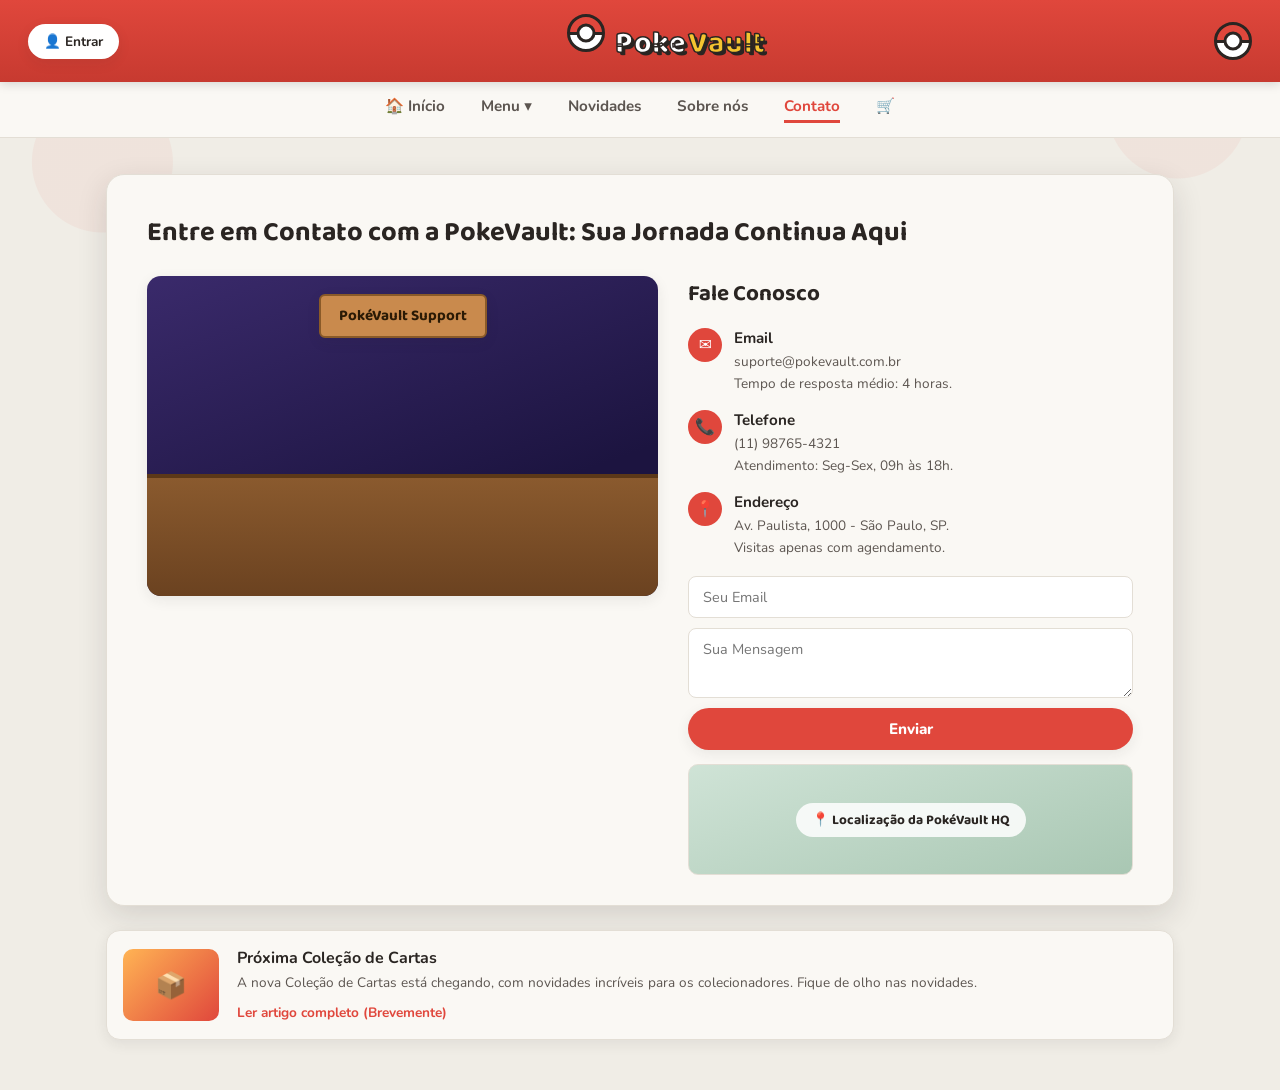
<file: templates/contato.html>
<!DOCTYPE html>
<html lang="pt-BR">
<head>
<meta charset="UTF-8">
<meta name="viewport" content="width=device-width, initial-scale=1.0">
<title>PokeVault — Contato</title>
<link rel="preconnect" href="https://fonts.googleapis.com">
<link href="https://fonts.googleapis.com/css2?family=Baloo+2:wght@600;700;800&family=Nunito:wght@400;600;700;800&display=swap" rel="stylesheet">

<style>
/* ===========================================================
   PokeVault — estilos da página Contato (contato.html)
   =========================================================== */

:root {
  --red: #E0473C;
  --red-dark: #C73A30;
  --cream: #F0EDE6;
  --cream-card: #FAF8F4;
  --ink: #2A2522;
  --ink-soft: #5C5550;
  --gold: #F4C430;
  --line: #E3DED5;
  --shadow: 0 4px 14px rgba(42, 37, 34, 0.08);
  --shadow-lg: 0 10px 30px rgba(42, 37, 34, 0.14);
  --radius: 14px;
  --font-display: "Baloo 2", "Fredoka", system-ui, sans-serif;
  --font-body: "Nunito", system-ui, sans-serif;
}

* { box-sizing: border-box; }

html { scroll-behavior: smooth; }

body {
  margin: 0;
  font-family: var(--font-body);
  color: var(--ink);
  background-color: var(--cream);
  background-image:
    radial-gradient(circle at 8% 18%, rgba(224,71,60,0.06) 0 70px, transparent 71px),
    radial-gradient(circle at 92% 12%, rgba(224,71,60,0.06) 0 70px, transparent 71px),
    radial-gradient(circle at 50% 90%, rgba(224,71,60,0.06) 0 70px, transparent 71px),
    radial-gradient(circle at 22% 70%, rgba(224,71,60,0.05) 0 60px, transparent 61px),
    radial-gradient(circle at 80% 65%, rgba(224,71,60,0.05) 0 60px, transparent 61px);
  background-attachment: fixed;
}

a { color: inherit; text-decoration: none; }
img { max-width: 100%; display: block; }
button { font-family: inherit; cursor: pointer; }

/* ---------- Top bar ---------- */
.topbar {
  background: linear-gradient(180deg, var(--red) 0%, var(--red-dark) 100%);
  padding: 14px 28px;
  display: flex;
  align-items: center;
  justify-content: space-between;
  box-shadow: 0 2px 10px rgba(0,0,0,0.15);
  position: relative;
  z-index: 10;
}

.btn-login {
  background: #fff;
  border: none;
  border-radius: 999px;
  padding: 8px 16px;
  font-weight: 700;
  font-size: 0.85rem;
  color: var(--ink);
  display: inline-flex;
  align-items: center;
  gap: 6px;
  box-shadow: var(--shadow);
}

.brand {
  font-family: var(--font-display);
  font-weight: 800;
  font-size: 1.9rem;
  letter-spacing: 0.5px;
  color: #fff;
  -webkit-text-stroke: 1.5px var(--ink);
  text-shadow: 3px 3px 0 var(--ink);
  display: flex;
  align-items: baseline;
  gap: 2px;
}
.brand .accent { color: var(--gold); -webkit-text-stroke: 1.5px var(--ink); }

.pokeball-icon {
  width: 38px;
  height: 38px;
  border-radius: 50%;
  background:
    linear-gradient(var(--ink), var(--ink)) center / 100% 3px no-repeat,
    linear-gradient(to bottom, var(--red) 0 49%, #fff 51% 100%);
  border: 3px solid var(--ink);
  position: relative;
}
.pokeball-icon::after {
  content: "";
  position: absolute;
  top: 50%; left: 50%;
  width: 13px; height: 13px;
  background: #fff;
  border: 3px solid var(--ink);
  border-radius: 50%;
  transform: translate(-50%, -50%);
}

/* ---------- Nav ---------- */
.navbar {
  background: var(--cream-card);
  border-bottom: 1px solid var(--line);
  display: flex;
  justify-content: center;
}
.navbar nav {
  display: flex;
  gap: 36px;
  padding: 14px 0;
  font-weight: 700;
  font-size: 0.95rem;
}
.navbar a {
  display: flex;
  align-items: center;
  gap: 6px;
  color: var(--ink-soft);
  padding-bottom: 4px;
  border-bottom: 3px solid transparent;
  transition: color .15s ease, border-color .15s ease;
}
.navbar a:hover { color: var(--red); }
.navbar a.active {
  color: var(--red);
  border-bottom-color: var(--red);
}

/* ---------- Cart icon (header) ---------- */
.cart-link {
  display: flex;
  align-items: center;
}

/* ---------- Contact page ---------- */
.contact-wrap {
  max-width: 1100px;
  margin: 36px auto 0;
  padding: 0 16px;
}
.contact-panel {
  background: var(--cream-card);
  border: 1px solid var(--line);
  border-radius: 18px;
  box-shadow: var(--shadow-lg);
  padding: 36px 40px 30px;
}
.contact-panel > h1 {
  font-family: var(--font-display);
  font-size: 1.7rem;
  margin: 0 0 22px;
  text-align: left;
}
.contact-grid {
  display: grid;
  grid-template-columns: 1.15fr 1fr;
  gap: 30px;
  align-items: start;
}
.contact-illustration {
  border-radius: 14px;
  overflow: hidden;
  aspect-ratio: 16 / 10;
  background: linear-gradient(160deg, #3a2a6b, #1c1440 70%);
  position: relative;
  display: flex;
  align-items: flex-end;
  justify-content: center;
  box-shadow: var(--shadow);
}
.contact-illustration::before {
  content: "PokéVault Support";
  position: absolute;
  top: 18px; left: 50%;
  transform: translateX(-50%);
  background: #c98a4d;
  color: #2a1a05;
  font-family: var(--font-display);
  font-weight: 700;
  font-size: 0.95rem;
  padding: 8px 18px;
  border-radius: 6px;
  border: 2px solid #8a5a28;
  box-shadow: var(--shadow);
}
.contact-illustration .desk {
  width: 100%;
  height: 38%;
  background: linear-gradient(180deg, #8a5a2e, #6b4220);
  border-top: 4px solid #5c3818;
}

.contact-info h2 {
  font-family: var(--font-display);
  font-size: 1.4rem;
  margin: 0 0 16px;
}
.info-item {
  display: flex;
  gap: 12px;
  margin-bottom: 16px;
}
.info-icon {
  width: 34px;
  height: 34px;
  border-radius: 50%;
  background: var(--red);
  color: #fff;
  flex-shrink: 0;
  display: flex;
  align-items: center;
  justify-content: center;
  font-size: 1rem;
}
.info-item strong {
  display: block;
  font-size: 0.95rem;
  margin-bottom: 2px;
}
.info-item span {
  font-size: 0.85rem;
  color: var(--ink-soft);
  line-height: 1.4;
}

.contact-form {
  margin-top: 18px;
  display: flex;
  flex-direction: column;
  gap: 10px;
}
.contact-form input,
.contact-form textarea {
  border: 1px solid var(--line);
  border-radius: 8px;
  padding: 10px 14px;
  font-family: inherit;
  font-size: 0.9rem;
  background: #fff;
}
.contact-form textarea {
  resize: vertical;
  min-height: 70px;
}
.btn-send {
  background: var(--red);
  color: #fff;
  border: none;
  border-radius: 999px;
  padding: 11px 0;
  font-weight: 800;
  font-size: 0.95rem;
  box-shadow: var(--shadow);
}
.btn-send:hover { background: var(--red-dark); }

.map-block {
  margin-top: 14px;
  border-radius: 10px;
  overflow: hidden;
  border: 1px solid var(--line);
  position: relative;
  aspect-ratio: 16 / 4;
  background:
    linear-gradient(160deg, #cfe3d6, #a9c7b3);
  display: flex;
  align-items: center;
  justify-content: center;
}
.map-block span {
  font-family: var(--font-display);
  font-weight: 700;
  color: var(--ink);
  background: rgba(255,255,255,0.85);
  padding: 6px 16px;
  border-radius: 999px;
  font-size: 0.85rem;
}

/* ---------- News strip ---------- */
.news-strip {
  max-width: 1100px;
  margin: 24px auto 50px;
  padding: 0 16px;
}
.news-card {
  background: var(--cream-card);
  border: 1px solid var(--line);
  border-radius: var(--radius);
  box-shadow: var(--shadow);
  display: flex;
  gap: 18px;
  padding: 16px;
  align-items: center;
}
.news-thumb {
  width: 96px;
  height: 72px;
  border-radius: 10px;
  flex-shrink: 0;
  background: linear-gradient(135deg, #ffb454, #e0473c);
  display: flex;
  align-items: center;
  justify-content: center;
  color: #fff;
  font-size: 1.6rem;
}
.news-card h3 {
  margin: 0 0 4px;
  font-size: 1rem;
}
.news-card p {
  margin: 0 0 8px;
  font-size: 0.85rem;
  color: var(--ink-soft);
  line-height: 1.45;
}
.news-card a {
  color: var(--red);
  font-weight: 700;
  font-size: 0.85rem;
}

/* ---------- Responsive ---------- */
@media (max-width: 860px) {
  .contact-grid { grid-template-columns: 1fr; }
  .navbar nav { gap: 18px; flex-wrap: wrap; padding: 12px 10px; }
}
</style>
</head>
<body>

  <!-- Topbar -->
  <header class="topbar">
    <button class="btn-login">👤 Entrar</button>
    <div class="brand"><span class="pokeball-icon" style="margin-right:8px"></span>Poke<span class="accent">Vault</span></div>
    <a href="#" class="cart-link" aria-label="Carrinho">
      <span class="pokeball-icon"></span>
    </a>
  </header>

  <!-- Nav -->
  <div class="navbar">
    <nav>
      <a href="index.html">🏠 Início</a>
      <a href="#">Menu ▾</a>
      <a href="#">Novidades</a>
      <a href="#">Sobre nós</a>
      <a href="contato.html" class="active">Contato</a>
      <a href="#">🛒</a>
    </nav>
  </div>

  <div class="contact-wrap">
    <div class="contact-panel">
      <h1>Entre em Contato com a PokeVault: Sua Jornada Continua Aqui</h1>

      <div class="contact-grid">

        <div class="contact-illustration">
          <div class="desk"></div>
        </div>

        <div class="contact-info">
          <h2>Fale Conosco</h2>

          <div class="info-item">
            <div class="info-icon">✉️</div>
            <div>
              <strong>Email</strong>
              <span>suporte@pokevault.com.br<br>Tempo de resposta médio: 4 horas.</span>
            </div>
          </div>

          <div class="info-item">
            <div class="info-icon">📞</div>
            <div>
              <strong>Telefone</strong>
              <span>(11) 98765-4321<br>Atendimento: Seg-Sex, 09h às 18h.</span>
            </div>
          </div>

          <div class="info-item">
            <div class="info-icon">📍</div>
            <div>
              <strong>Endereço</strong>
              <span>Av. Paulista, 1000 - São Paulo, SP.<br>Visitas apenas com agendamento.</span>
            </div>
          </div>

          <form class="contact-form" onsubmit="return false;">
            <input type="email" placeholder="Seu Email" required>
            <textarea placeholder="Sua Mensagem" required></textarea>
            <button type="submit" class="btn-send">Enviar</button>
          </form>

          <div class="map-block">
            <span>📍 Localização da PokéVault HQ</span>
          </div>
        </div>

      </div>
    </div>
  </div>

  <!-- Notícia / próxima coleção -->
  <section class="news-strip">
    <div class="news-card">
      <div class="news-thumb">📦</div>
      <div>
        <h3>Próxima Coleção de Cartas</h3>
        <p>A nova Coleção de Cartas está chegando, com novidades incríveis para os colecionadores. Fique de olho nas novidades.</p>
        <a href="#">Ler artigo completo (Brevemente)</a>
      </div>
    </div>
  </section>

</body>
</html>
</file>
